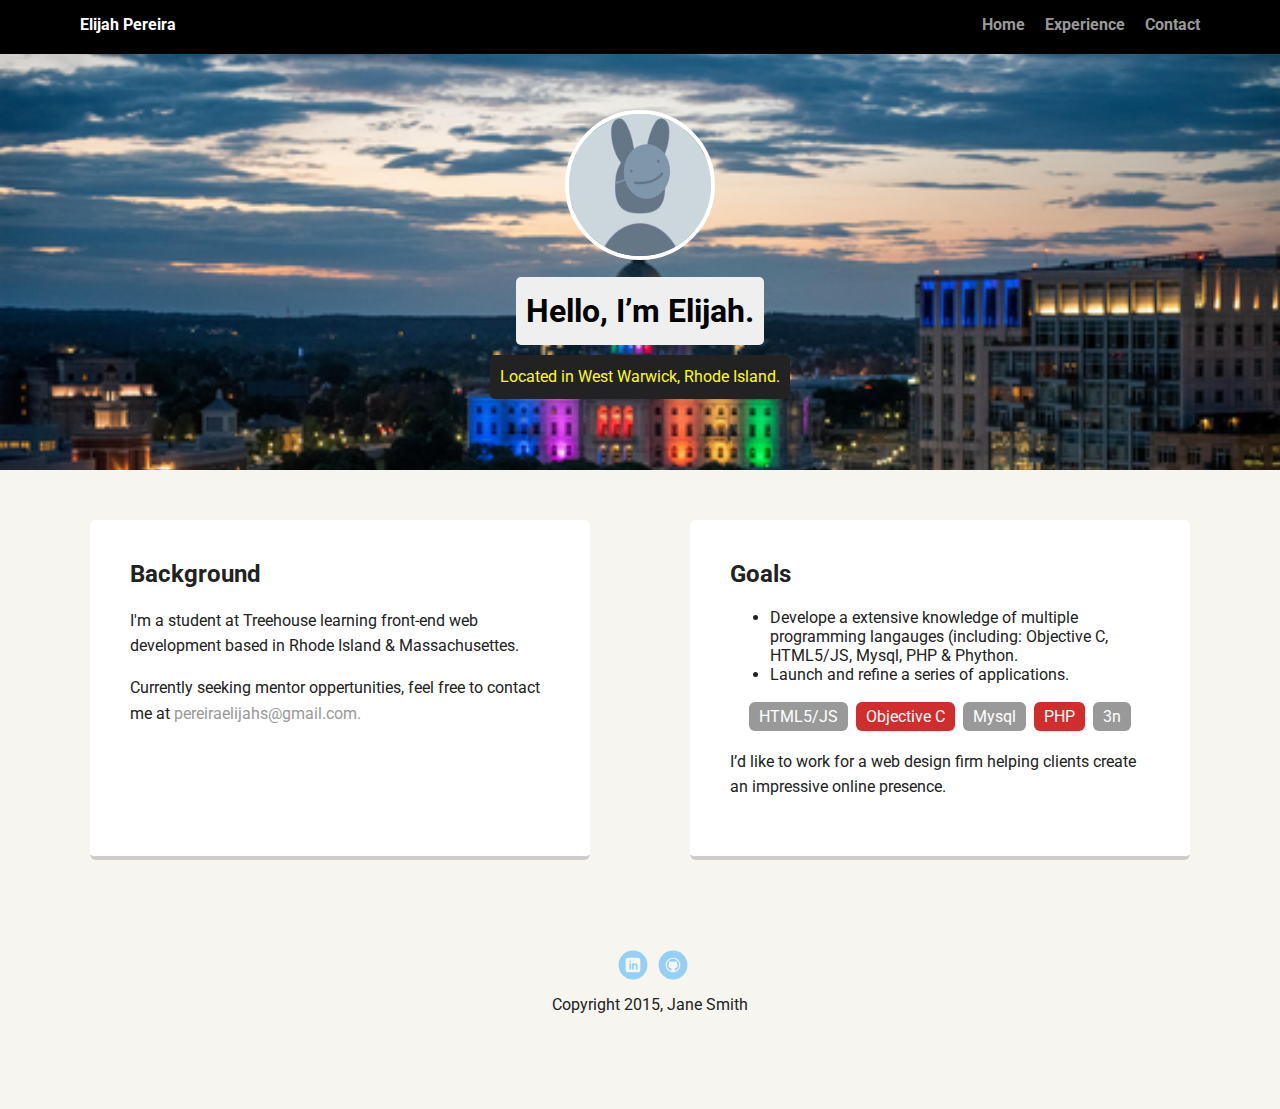
<file: index.html>
<!doctype html>
<html lang="en">
<head>
  <meta charset="utf-8">
  <title>Elijah Pereira's Profile</title>
  <meta name="viewport" content="width=device-width, initial-scale=1.0">
  <link rel="stylesheet" href="styles.css">
  <link href="https://fonts.googleapis.com/css?family=Muli%7CRoboto:400,300,500,700,900" rel="stylesheet"></head>
  <!--any feedback to make this code more execute more effeciently would be appreciated, Thank you.-->
  <body>

    <nav class="main-nav">
        <ul class="nav">
          <li class="name">Elijah Pereira</li>
          <li><a href="index.html">Home</a></li>
          <li><a href="experience.html">Experience</a></li>
          <li><a href="contact.html">Contact</a></li>
        </ul>
      </nav> 

    <header>
      <img src="images/elijah-me.jpg" alt="Visual Representation of Elijah Pereira" class="profile-image">
      <h1 class="tag name">Hello, I’m Elijah.</h1>
      <p class="tag location">Located in West Warwick, Rhode Island.</p>
    </header>

    <main class="flex">
      <article class="card">
        <h2>Background</h2>
        <p>I'm a student at Treehouse learning front-end web development based in Rhode Island &amp; Massachusettes.</p>
        <p>Currently seeking mentor oppertunities, feel free to contact me at <a href="mailto:pereiraelijahs@gmail.com?subject=Mentorship">pereiraelijahs@gmail.com.</a></p>
      </article> 

      <section class="card">
        <h2>Goals</h2>
        <ul>
          <li>Develope a extensive knowledge of multiple programming langauges (including: Objective C, HTML5/JS, Mysql, PHP & Phython.</li>
          <li>Launch and refine a series of applications.</li>
        </ul>

        <ul class="skills">
          <li>HTML5/JS</li>
          <li>Objective C</li>
          <li>Mysql</li>
          <li>PHP</li>
          <li>3n</li>
        </ul>
        <p>I’d like to work for a web design firm helping clients create an impressive online presence.</p>
      </section> 

    </main>
    <footer>
      <ul>
        <li><a href="https://www.linkedin.com/in/elijah-pereira-b85baa20a/" class="social linkedin" target="_blank">LinkedIn</a></li>
        <li><a href="https://github.com/vahpour" class="social github" target="_blank"> Github</a></li>
      </ul>
      <p class="copyright">Copyright 2015, Jane Smith</p>
    </footer>
  </body>
  </html>
</file>
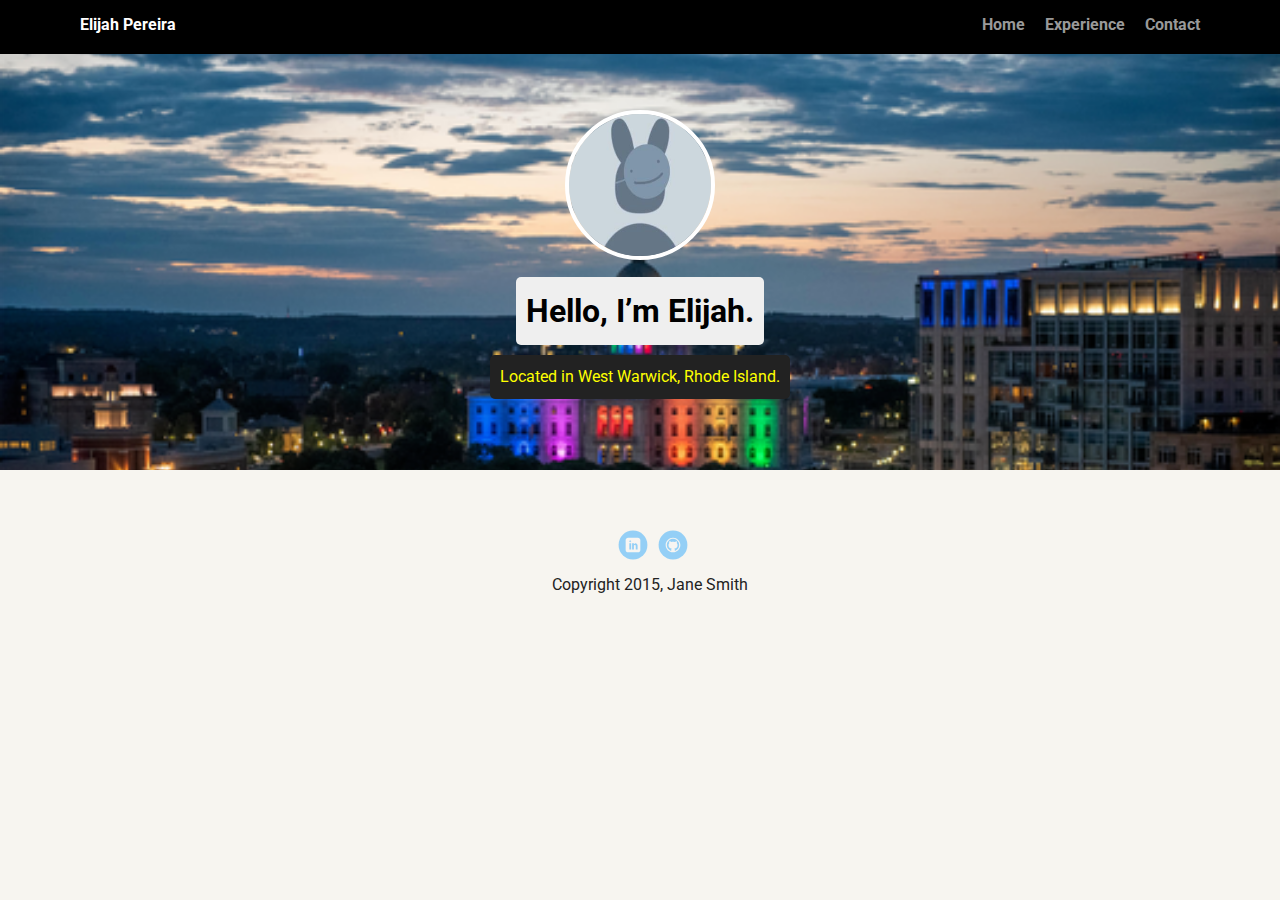
<file: experience.html>
<!doctype html>
<html lang="en">
<head>
  <meta charset="utf-8">
  <title>Elijah Pereira | Experience</title>
  <meta name="viewport" content="width=device-width, initial-scale=1.0">
  <link rel="stylesheet" href="styles.css">
  <link href="https://fonts.googleapis.com/css?family=Muli%7CRoboto:400,300,500,700,900" rel="stylesheet"></head>
  
  <body>

    <nav class="main-nav">
        <ul class="nav">
          <li class="name">Elijah Pereira</li>
          <li><a href="index.html">Home</a></li>
          <li><a href="experience.html">Experience</a></li>
          <li><a href="contact.html">Contact</a></li>
        </ul>
    </nav>

    <header>
      <img src="images/elijah-me.jpg" alt="Visual Representation of Elijah Pereira" class="profile-image">
      <h1 class="tag name">Hello, I’m Elijah.</h1>
      <p class="tag location">Located in West Warwick, Rhode Island.</p>
    </header>

    <footer>
      <ul>
        <li><a href="https://www.linkedin.com/in/elijah-pereira-b85baa20a/" class="social linkedin" target="_blank">LinkedIn</a></li>
        <li><a href="https://github.com/vahpour" class="social github" target="_blank"> Github</a></li>
      </ul>
      <p class="copyright">Copyright 2015, Jane Smith</p>
    </footer>
  </body>
  </html>
</file>
<file: styles.css>
/* Global Layout Set-up */
* { 
  box-sizing: border-box;
}
  
body {
  margin: 0;
  padding: 0;
  text-align: center;
  font-family: 'Roboto', sans-serif;
  color: #222;
  background: #f7f5f0;
}
/* Link Styles */

a {
  text-decoration: none;
  color: #999;
}
a:hover {
  color: #6633ff;
}

/* Section Styles */

.main-nav {
  width: 100%;
  background: black;
  min-height: 30px;
  padding: 10px;
  position: fixed;
  text-align: center;
}
.nav {
  display: flex;
  justify-content: space-around;
  font-weight: 700;
  list-style-type: none;
  margin: 0 auto;
  padding: 0;
}

.nav .name {
    display: block;
    margin-right: auto;
    color: white;
}
.nav li {
  padding: 5px 10px 10px 10px;
}
.nav a {
  transition: all .5s;
}
.nav a:hover {
  color: white
}

header {
  text-align: center;
  background: url('images/rsz_rhode-island.png') no-repeat top center ;
  background-size: cover;
  overflow: hidden;
  padding-top: 60px;
}

header {
  line-height: 1.5;
}
header .profile-image {
  margin-top: 50px;
  width: 150px;
  height: 150px;
  border-radius: 50%;
  border: 4px solid white;
  transition: all .5s;
}
header .profile-image:hover {
  transform: scale(1.1) rotate(-360deg);
}
.tag {
  background-color: #efefef;
  color: black;
  padding: 10px;
  border-radius: 5px;
  display: table;
  margin: 10px auto;
} 
.location {
  background-color: #222;
  color: yellow;
}
.card {
  margin: 30px;
  padding: 20px 40px 40px;
  max-width: 500px;
  text-align: left;
  background: #fff;
  border-bottom: 4px solid #ccc;
  border-radius: 6px;
  transition: all .5s;
}
.card:hover {
  border-color: #ff99ff;
}

ul.skills {
  padding: 0;
  text-align: center;
}

.skills li {
  border-radius: 6px;
  display: inline-block;
  background: #d22d2d;
  color: white;
  padding: 5px 10px;
  margin: 2px;
}

.skills li:nth-child(odd) {
  background: #999;
}

footer {
  width: 100%;
  min-height: 30px;
  padding: 20px 0 40px 20px;
}

footer .copyright {
  top: -8px;
  font-size: .75em;
}

footer ul {
  list-style-type: none;
  margin: 0;
  padding: 0;
}

footer ul li {
  display: inline-block;
}

a.social {
  display: inline-block;
  text-indent: -9999px;
  margin-left: 5px;
  width: 30px;
  height: 30px;
  background-size: 30px 30px;
  opacity: .4;
  transition: all .5s;
}
a.twitter {
  background-image: url(images/twitter.svg);
}
a.linkedin {
  background-image: url(images/linkedin.svg);
}
a.github {
  background-image: url(images/github.svg);
}
a.social:hover {
  opacity: 1;
}
.clearfix {
  clear: both;
}

/* Styles for larger screens */
@media screen and (min-width: 720px) {
  
  .flex {
      display: -ms-flexbox;      /* TWEENER - IE 10 */
      display: flex; 
      max-width: 1200px;
      -ms-flex-pack: distribute;
      justify-content: space-around;
      margin: 0 auto;
  }

  header {
    min-height: 470px;
  }

  .nav {
    max-width: 1200px;
    padding: 0 30px;
  }


  main {
    padding-top: 20px;
  }

  main p {
    line-height: 1.6em;
  }

  footer {
    font-size: 1.3em;
    max-width: 1200px;
    margin: 40px auto;
  }

}
</file>
